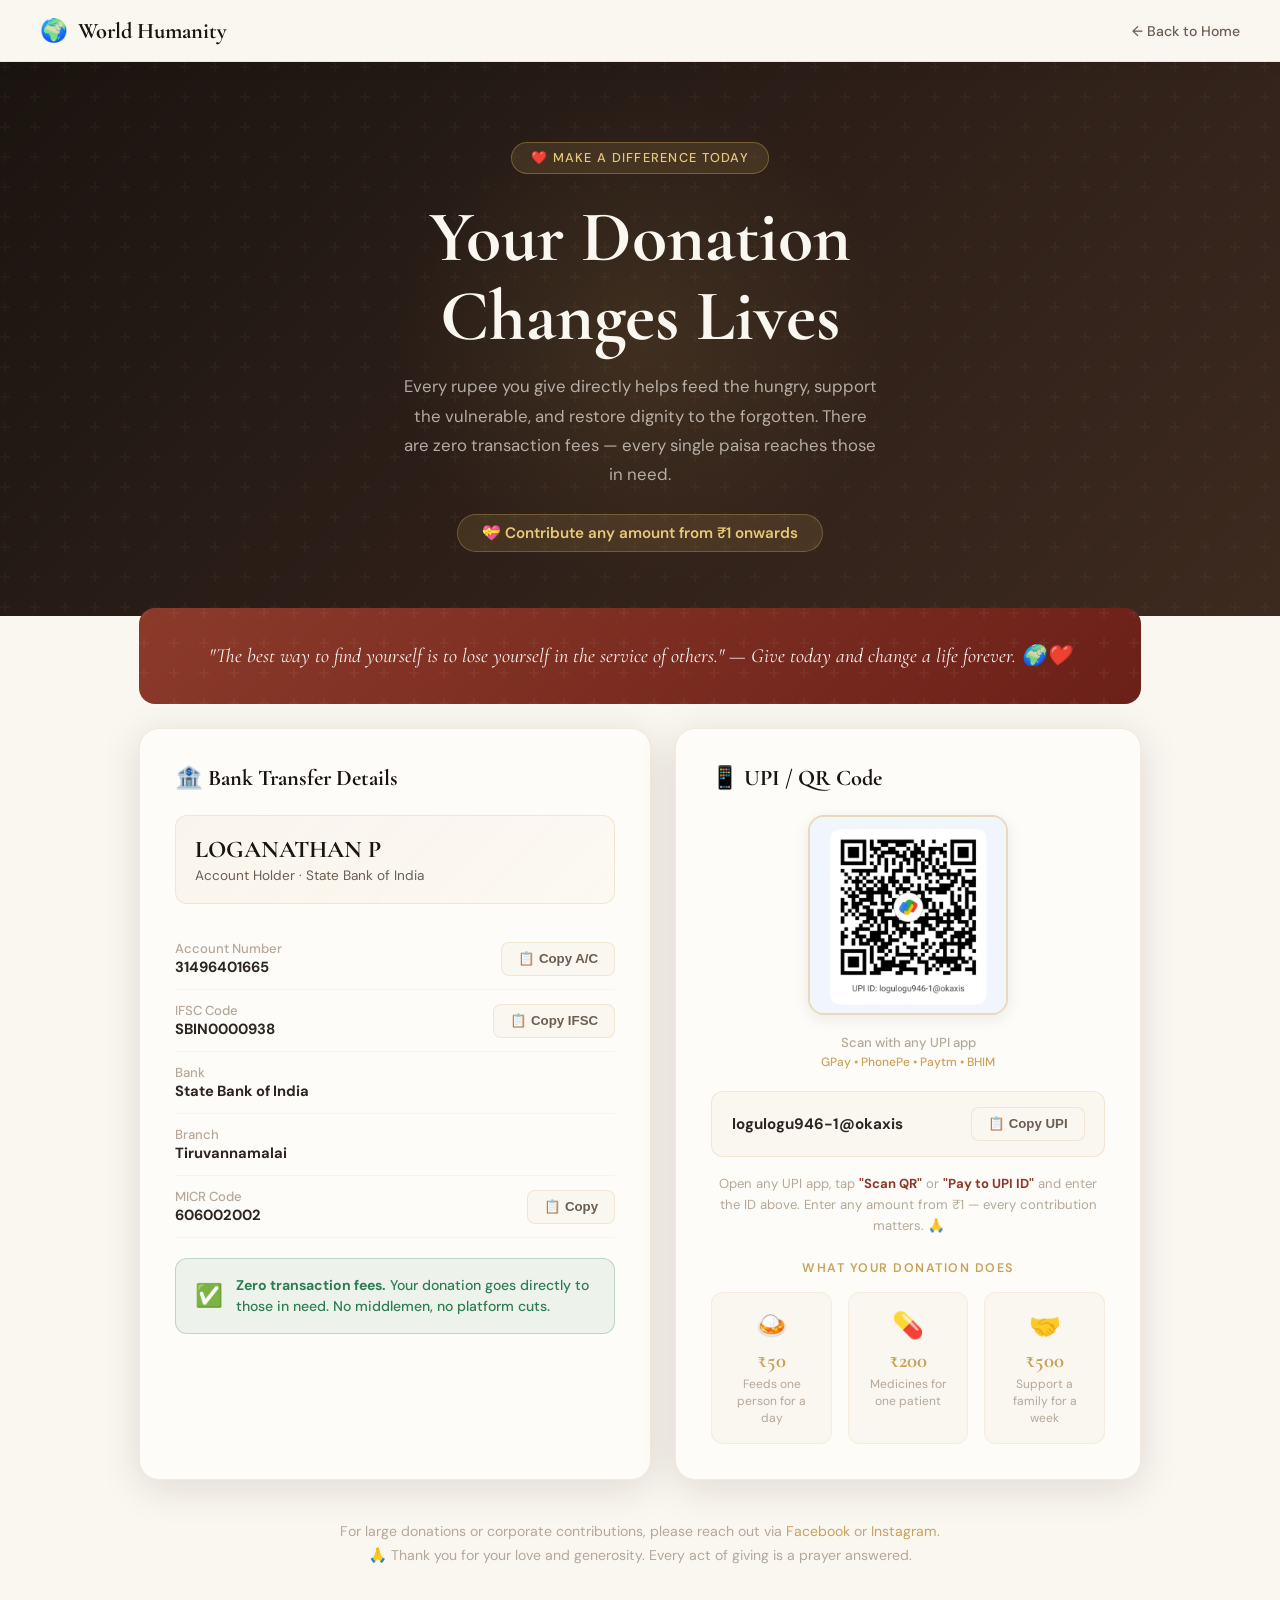
<file: donate.html>
<!DOCTYPE html>
<html lang="en">
<head>
<meta charset="UTF-8" />
<meta name="viewport" content="width=device-width, initial-scale=1.0" />
<title>Donate – World Humanity</title>
<link rel="preconnect" href="https://fonts.googleapis.com" />
<link rel="preconnect" href="https://fonts.gstatic.com" crossorigin />
<link href="https://fonts.googleapis.com/css2?family=Cormorant+Garamond:ital,wght@0,400;0,600;0,700;1,400;1,600&family=DM+Sans:wght@300;400;500;600&display=swap" rel="stylesheet" />
<style>
  :root {
    --cream: #faf6f0; --warm-white: #fefcf9;
    --gold: #c8a35a; --gold-light: #e8c97a;
    --deep: #1a1410; --charcoal: #2d2520;
    --mid: #6b5e52; --soft: #b5a898;
    --accent: #8b3a2a; --accent-light: #c0604a;
    --green: #2e7d52; --green-light: #4caf7a;
    --glass-border: rgba(200,163,90,0.2);
    --shadow: 0 8px 40px rgba(26,20,16,0.12);
    --shadow-gold: 0 4px 24px rgba(200,163,90,0.25);
  }
  *, *::before, *::after { box-sizing: border-box; margin: 0; padding: 0; }
  html { scroll-behavior: smooth; }
  body { font-family: 'DM Sans', sans-serif; background: var(--cream); color: var(--charcoal); overflow-x: hidden; }

  /* ── NAV ── */
  nav {
    position: sticky; top: 0; z-index: 100;
    display: flex; align-items: center; justify-content: space-between;
    padding: 1rem 2.5rem;
    background: rgba(250,246,240,0.92);
    backdrop-filter: blur(16px);
    border-bottom: 1px solid var(--glass-border);
    box-shadow: 0 2px 20px rgba(26,20,16,0.07);
  }
  .nav-brand { display: flex; align-items: center; gap: 0.6rem; text-decoration: none; }
  .nav-brand span.name { font-family: 'Cormorant Garamond', serif; font-size: 1.4rem; font-weight: 700; color: var(--deep); }
  .nav-back { text-decoration: none; font-size: 0.88rem; font-weight: 500; color: var(--mid); display: flex; align-items: center; gap: 0.4rem; transition: color 0.2s; }
  .nav-back:hover { color: var(--gold); }

  /* ── HERO ── */
  .donate-hero {
    background: linear-gradient(135deg, #1a1410 0%, #2d1f18 50%, #3d2a1f 100%);
    padding: 5rem 2rem 4rem;
    text-align: center; position: relative; overflow: hidden;
  }
  .donate-hero::before {
    content: ''; position: absolute; inset: 0;
    background-image: url("data:image/svg+xml,%3Csvg width='60' height='60' viewBox='0 0 60 60' xmlns='http://www.w3.org/2000/svg'%3E%3Cg fill='none' fill-rule='evenodd'%3E%3Cg fill='%23c8a35a' fill-opacity='0.04'%3E%3Cpath d='M36 34v-4h-2v4h-4v2h4v4h2v-4h4v-2h-4zm0-30V0h-2v4h-4v2h4v4h2V6h4V4h-4zM6 34v-4H4v4H0v2h4v4h2v-4h4v-2H6zM6 4V0H4v4H0v2h4v4h2V6h4V4H6z'/%3E%3C/g%3E%3C/g%3E%3C/svg%3E");
  }
  .hero-glow {
    position: absolute; width: 500px; height: 500px;
    background: radial-gradient(circle, rgba(200,163,90,0.12) 0%, transparent 70%);
    top: 50%; left: 50%; transform: translate(-50%,-50%); pointer-events: none;
  }
  .donate-hero-inner { position: relative; z-index: 1; max-width: 640px; margin: 0 auto; }
  .hero-badge {
    display: inline-flex; align-items: center; gap: 0.5rem;
    background: rgba(200,163,90,0.15); border: 1px solid rgba(200,163,90,0.4);
    border-radius: 50px; padding: 0.4rem 1.2rem;
    font-size: 0.8rem; font-weight: 500; color: var(--gold-light);
    letter-spacing: 0.1em; text-transform: uppercase; margin-bottom: 1.5rem;
  }
  .donate-hero h1 { font-family: 'Cormorant Garamond', serif; font-size: clamp(2.5rem,7vw,4.5rem); font-weight: 700; color: var(--cream); margin-bottom: 1rem; line-height: 1.1; }
  .donate-hero p { font-size: 1.05rem; color: rgba(250,246,240,0.65); line-height: 1.75; max-width: 480px; margin: 0 auto; }
  .donate-hero .amount-note {
    display: inline-block; margin-top: 1.5rem;
    background: rgba(200,163,90,0.15); border: 1px solid rgba(200,163,90,0.35);
    border-radius: 50px; padding: 0.5rem 1.5rem;
    color: var(--gold-light); font-weight: 600; font-size: 0.95rem;
  }

  /* ── MAIN ── */
  .donate-main { max-width: 1050px; margin: -2rem auto 0; padding: 0 1.5rem 5rem; position: relative; z-index: 2; }

  .donate-grid { display: grid; grid-template-columns: 1.1fr 1fr; gap: 1.5rem; }
  @media (max-width: 768px) { .donate-grid { grid-template-columns: 1fr; } }

  .card {
    background: var(--warm-white);
    border: 1px solid var(--glass-border);
    border-radius: 20px;
    padding: 2.2rem;
    box-shadow: var(--shadow);
  }
  .card-title { font-family: 'Cormorant Garamond', serif; font-size: 1.4rem; font-weight: 700; color: var(--deep); margin-bottom: 1.5rem; display: flex; align-items: center; gap: 0.6rem; }

  /* Bank Details */
  .bank-table { width: 100%; border-collapse: collapse; }
  .bank-table tr { border-bottom: 1px solid rgba(200,163,90,0.1); }
  .bank-table tr:last-child { border-bottom: none; }
  .bank-table td { padding: 0.8rem 0; font-size: 0.92rem; vertical-align: top; }
  .bank-table td:first-child { color: var(--soft); font-weight: 500; width: 45%; }
  .bank-table td:last-child { color: var(--charcoal); font-weight: 600; }
  .bank-highlight {
    background: linear-gradient(135deg, rgba(200,163,90,0.08), rgba(200,163,90,0.04));
    border: 1px solid rgba(200,163,90,0.2);
    border-radius: 12px; padding: 1.2rem;
    margin-bottom: 1.5rem;
  }
  .bank-name-main { font-family: 'Cormorant Garamond', serif; font-size: 1.5rem; font-weight: 700; color: var(--deep); }
  .bank-name-sub { font-size: 0.85rem; color: var(--mid); margin-top: 0.2rem; }
  .copy-btn {
    display: flex; align-items: center; gap: 0.5rem;
    background: var(--cream); border: 1px solid var(--glass-border);
    border-radius: 8px; padding: 0.55rem 1rem;
    font-size: 0.83rem; font-weight: 600; color: var(--mid);
    cursor: pointer; transition: all 0.2s; white-space: nowrap;
  }
  .copy-btn:hover { border-color: var(--gold); color: var(--gold); background: rgba(200,163,90,0.06); }
  .copy-btn.copied { border-color: var(--green); color: var(--green); background: rgba(46,125,82,0.06); }
  .bank-row { display: flex; justify-content: space-between; align-items: center; padding: 0.75rem 0; border-bottom: 1px solid rgba(200,163,90,0.1); }
  .bank-row:last-child { border-bottom: none; }
  .bank-row-label { font-size: 0.82rem; color: var(--soft); font-weight: 500; }
  .bank-row-value { font-size: 0.92rem; font-weight: 700; color: var(--charcoal); }

  /* UPI Section */
  .upi-card { text-align: center; }
  .qr-placeholder {
    width: 200px; height: 200px; margin: 0 auto 1.2rem;
    border: 2px dashed rgba(200,163,90,0.4);
    border-radius: 16px;
    display: flex; flex-direction: column; align-items: center; justify-content: center;
    gap: 0.5rem; color: var(--soft);
    background: rgba(200,163,90,0.03);
    position: relative; overflow: hidden;
  }
  .qr-placeholder img { width: 100%; height: 100%; object-fit: cover; border-radius: 14px; display: none; }
  .qr-placeholder img.loaded { display: block; }
  .qr-placeholder .qr-hint { font-size: 0.82rem; font-weight: 500; line-height: 1.5; text-align: center; padding: 0 1rem; }
  .qr-placeholder .qr-icon { font-size: 2.5rem; }
  .upi-id-box {
    background: var(--cream); border: 1px solid var(--glass-border);
    border-radius: 12px; padding: 0.9rem 1.2rem;
    display: flex; align-items: center; justify-content: space-between;
    margin-bottom: 1rem; gap: 1rem;
  }
  .upi-id-text { font-size: 0.95rem; font-weight: 700; color: var(--charcoal); word-break: break-all; }
  .upi-note { font-size: 0.82rem; color: var(--soft); line-height: 1.6; }
  .upi-note strong { color: var(--accent); }

  /* Impact section */
  .impact-section { margin-top: 1.5rem; }
  .impact-title { font-size: 0.78rem; font-weight: 600; letter-spacing: 0.12em; text-transform: uppercase; color: var(--gold); margin-bottom: 1rem; }
  .impact-grid { display: grid; grid-template-columns: repeat(3, 1fr); gap: 1rem; }
  .impact-item { text-align: center; background: var(--cream); border-radius: 12px; padding: 1rem; border: 1px solid rgba(200,163,90,0.12); }
  .impact-icon { font-size: 1.6rem; margin-bottom: 0.4rem; }
  .impact-amount { font-family: 'Cormorant Garamond', serif; font-size: 1.3rem; font-weight: 700; color: var(--gold); }
  .impact-desc { font-size: 0.75rem; color: var(--soft); margin-top: 0.2rem; line-height: 1.4; }

  /* Motivational strip */
  .motivation-strip {
    background: linear-gradient(135deg, var(--accent) 0%, #6b2018 100%);
    border-radius: 16px; padding: 2rem 2.5rem;
    margin: 1.5rem 0; text-align: center;
    position: relative; overflow: hidden;
  }
  .motivation-strip::before {
    content: ''; position: absolute; inset: 0;
    background: url("data:image/svg+xml,%3Csvg width='60' height='60' viewBox='0 0 60 60' xmlns='http://www.w3.org/2000/svg'%3E%3Cg fill='none' fill-rule='evenodd'%3E%3Cg fill='%23ffffff' fill-opacity='0.04'%3E%3Cpath d='M36 34v-4h-2v4h-4v2h4v4h2v-4h4v-2h-4zm0-30V0h-2v4h-4v2h4v4h2V6h4V4h-4zM6 34v-4H4v4H0v2h4v4h2v-4h4v-2H6zM6 4V0H4v4H0v2h4v4h2V6h4V4H6z'/%3E%3C/g%3E%3C/g%3E%3C/svg%3E");
  }
  .motivation-strip p { position: relative; z-index: 1; font-family: 'Cormorant Garamond', serif; font-size: 1.25rem; font-style: italic; color: rgba(255,255,255,0.95); line-height: 1.6; }

  /* Zero fee note */
  .zero-fee {
    display: flex; align-items: center; gap: 0.8rem;
    background: rgba(46,125,82,0.08); border: 1px solid rgba(46,125,82,0.25);
    border-radius: 12px; padding: 1rem 1.2rem; margin-top: 1.2rem;
  }
  .zero-fee-icon { font-size: 1.4rem; }
  .zero-fee-text { font-size: 0.88rem; color: var(--green); font-weight: 500; line-height: 1.5; }
</style>
</head>
<body>

<!-- NAV -->
<nav>
  <a class="nav-brand" href="index.html">
    <span style="font-size:1.4rem">🌍</span>
    <span class="name">World Humanity</span>
  </a>
  <a class="nav-back" href="/">← Back to Home</a>
</nav>

<!-- HERO -->
<div class="donate-hero">
  <div class="hero-glow"></div>
  <div class="donate-hero-inner">
    <div class="hero-badge">❤️ Make a Difference Today</div>
    <h1>Your Donation<br/>Changes Lives</h1>
    <p>Every rupee you give directly helps feed the hungry, support the vulnerable, and restore dignity to the forgotten. There are zero transaction fees — every single paisa reaches those in need.</p>
    <div class="amount-note">💝 Contribute any amount from ₹1 onwards</div>
  </div>
</div>

<!-- MAIN CONTENT -->
<div class="donate-main">

  <div class="motivation-strip">
    <p>"The best way to find yourself is to lose yourself in the service of others." — Give today and change a life forever. 🌍❤️</p>
  </div>

  <div class="donate-grid">

    <!-- Bank Details Card -->
    <div class="card">
      <div class="card-title">🏦 Bank Transfer Details</div>

      <div class="bank-highlight">
        <div class="bank-name-main">LOGANATHAN P</div>
        <div class="bank-name-sub">Account Holder · State Bank of India</div>
      </div>

      <div class="bank-row">
        <div>
          <div class="bank-row-label">Account Number</div>
          <div class="bank-row-value">31496401665</div>
        </div>
        <button class="copy-btn" onclick="copyText('31496401665', this)">📋 Copy A/C</button>
      </div>

      <div class="bank-row">
        <div>
          <div class="bank-row-label">IFSC Code</div>
          <div class="bank-row-value">SBIN0000938</div>
        </div>
        <button class="copy-btn" onclick="copyText('SBIN0000938', this)">📋 Copy IFSC</button>
      </div>

      <div class="bank-row">
        <div>
          <div class="bank-row-label">Bank</div>
          <div class="bank-row-value">State Bank of India</div>
        </div>
      </div>

      <div class="bank-row">
        <div>
          <div class="bank-row-label">Branch</div>
          <div class="bank-row-value">Tiruvannamalai</div>
        </div>
      </div>

      <div class="bank-row">
        <div>
          <div class="bank-row-label">MICR Code</div>
          <div class="bank-row-value">606002002</div>
        </div>
        <button class="copy-btn" onclick="copyText('606002002', this)">📋 Copy</button>
      </div>

      <div class="zero-fee">
        <div class="zero-fee-icon">✅</div>
        <div class="zero-fee-text"><strong>Zero transaction fees.</strong> Your donation goes directly to those in need. No middlemen, no platform cuts.</div>
      </div>
    </div>

    <!-- UPI Card -->
    <div class="card upi-card">
      <div class="card-title">📱 UPI / QR Code</div>

    
          <div style="margin: 0 auto 1.2rem; text-align: center;">
        <img src="qr-code.jpg" alt="UPI QR Code" style="width: 200px; height: 200px; border-radius: 16px; border: 2px solid rgba(200,163,90,0.4); object-fit: cover; margin-bottom: 0.8rem; box-shadow: 0 4px 16px rgba(26,20,16,0.08);">
        <div style="font-size: 0.82rem; font-weight: 500; color: var(--soft); line-height: 1.5;">
          Scan with any UPI app<br/>
          <span style="font-size: 0.75rem; color: var(--gold);">GPay • PhonePe • Paytm • BHIM</span>
        </div>
      </div>


      <div class="upi-id-box">
        <div class="upi-id-text" id="upiIdText">logulogu946-1@okaxis</div>
        <button class="copy-btn" onclick="copyUPI(this)">📋 Copy UPI</button>
      </div>

      <p class="upi-note">Open any UPI app, tap <strong>"Scan QR"</strong> or <strong>"Pay to UPI ID"</strong> and enter the ID above. Enter any amount from ₹1 — every contribution matters. 🙏</p>

      <div class="impact-section">
        <p class="impact-title">What your donation does</p>
        <div class="impact-grid">
          <div class="impact-item">
            <div class="impact-icon">🍛</div>
            <div class="impact-amount">₹50</div>
            <div class="impact-desc">Feeds one person for a day</div>
          </div>
          <div class="impact-item">
            <div class="impact-icon">💊</div>
            <div class="impact-amount">₹200</div>
            <div class="impact-desc">Medicines for one patient</div>
          </div>
          <div class="impact-item">
            <div class="impact-icon">🤝</div>
            <div class="impact-amount">₹500</div>
            <div class="impact-desc">Support a family for a week</div>
          </div>
        </div>
      </div>
    </div>

  </div><!-- /donate-grid -->

  <!-- Bottom note -->
  <div style="text-align:center; margin-top:2.5rem; color:var(--soft); font-size:0.88rem; line-height:1.7;">
    For large donations or corporate contributions, please reach out via
    <a href="https://www.facebook.com/share/1B9xc5Cvbs/" target="_blank" style="color:var(--gold);text-decoration:none;">Facebook</a> or
    <a href="https://www.instagram.com/loganathan_gpr?igsh=c2t5MW9pZXFmbGE3" target="_blank" style="color:var(--gold);text-decoration:none;">Instagram</a>.
    <br/>🙏 Thank you for your love and generosity. Every act of giving is a prayer answered.
  </div>

</div><!-- /donate-main -->

<script>
function copyText(text, btn) {
  navigator.clipboard.writeText(text).then(() => {
    const orig = btn.innerHTML;
    btn.innerHTML = '✅ Copied!';
    btn.classList.add('copied');
    setTimeout(() => { btn.innerHTML = orig; btn.classList.remove('copied'); }, 2000);
  });
}
function copyUPI(btn) {
  const upiId = document.getElementById('upiIdText').textContent;
  copyText(upiId, btn);
}
</script>
</body>
</html>
</file>
